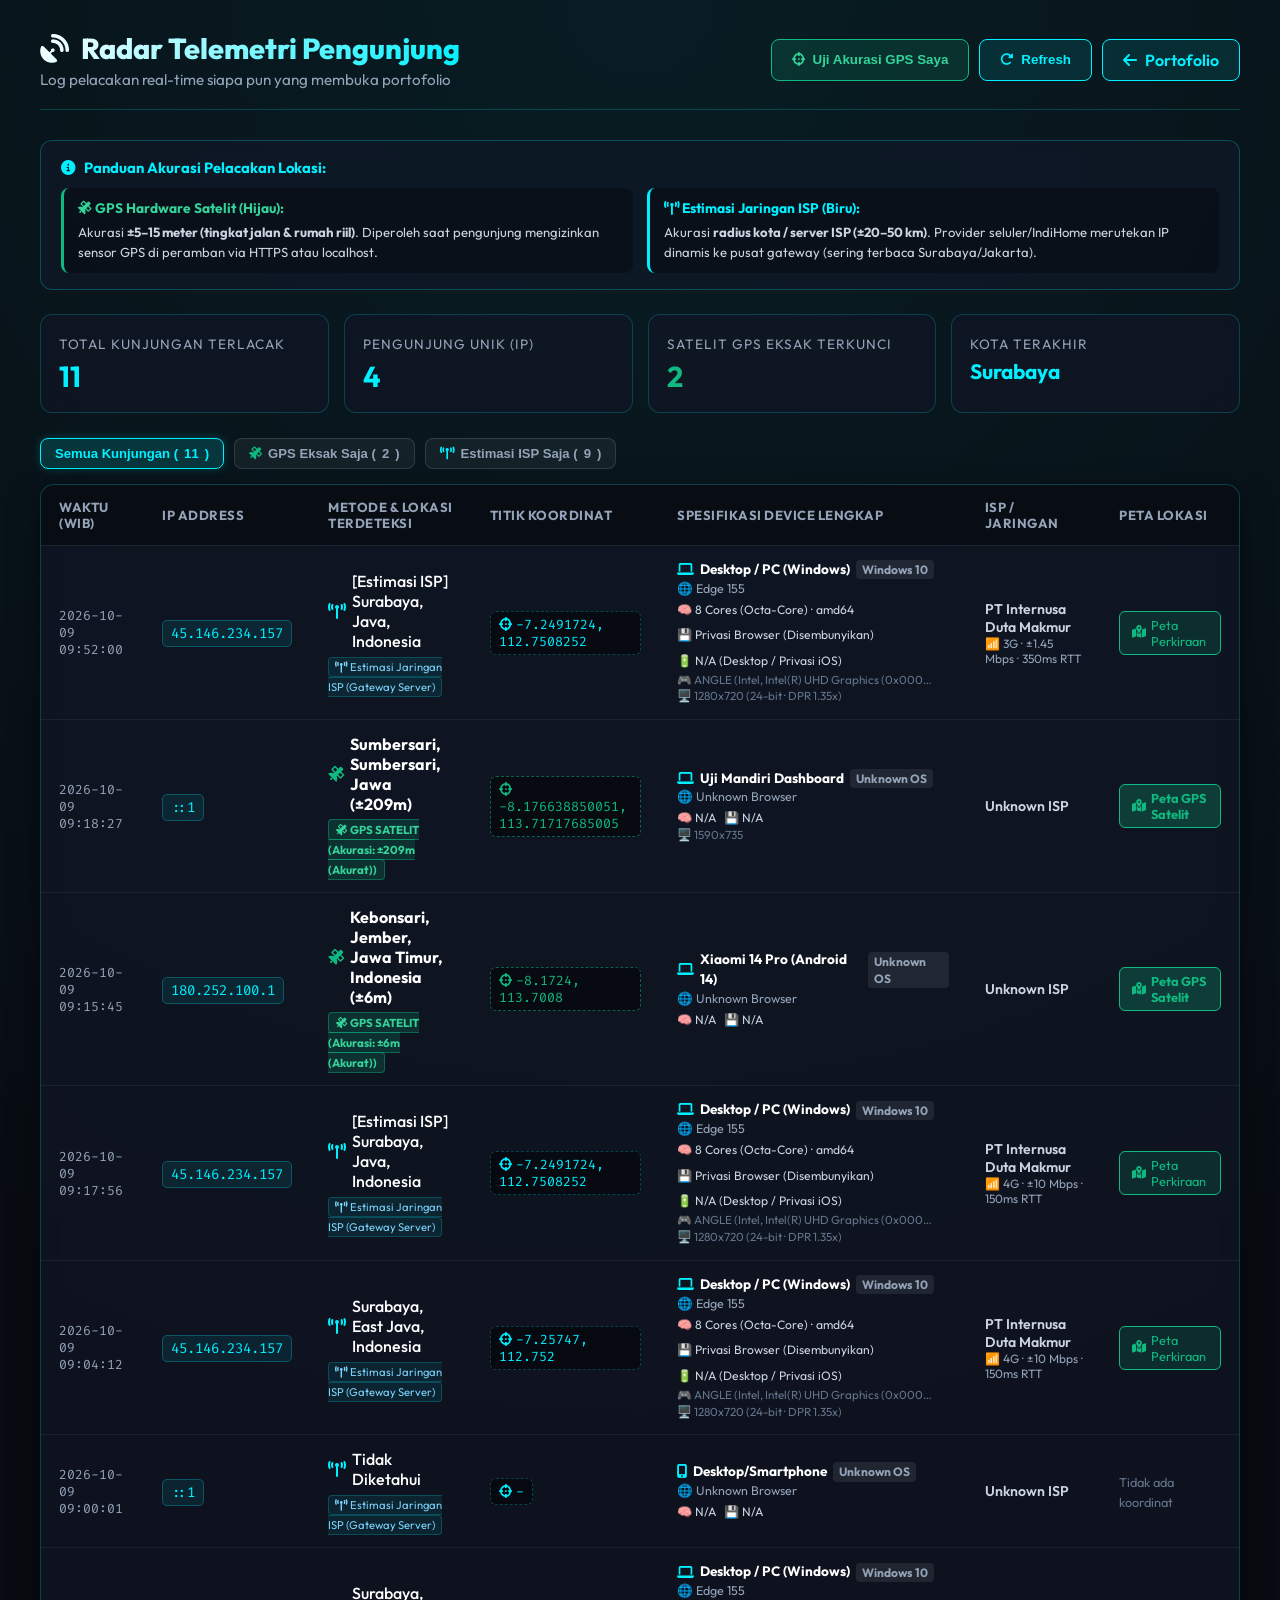
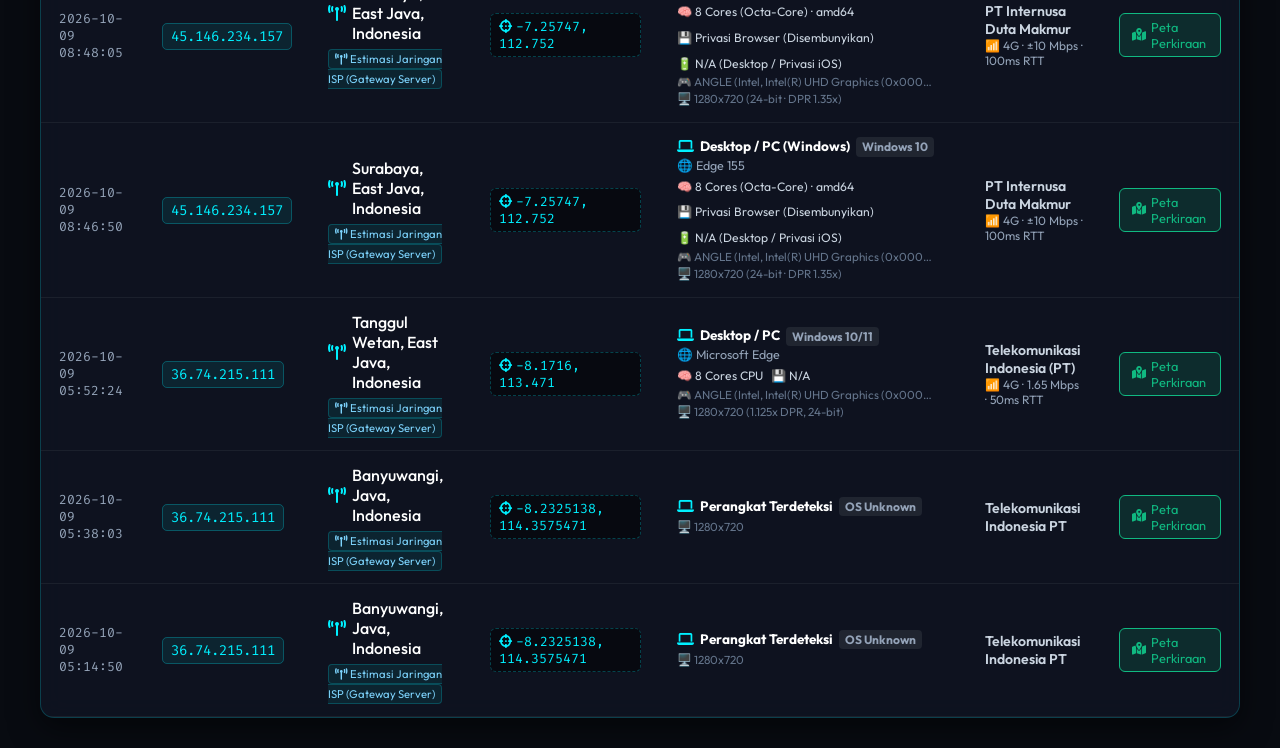
<file: visitors.html>
<!DOCTYPE html>
<html lang="id">
<head>
    <meta charset="UTF-8">
    <meta name="viewport" content="width=device-width, initial-scale=1.0">
    <title>Radar Telemetri Pengunjung | Zero-G Control Center</title>
    <link rel="preconnect" href="https://fonts.googleapis.com">
    <link rel="preconnect" href="https://fonts.gstatic.com" crossorigin>
    <link href="https://fonts.googleapis.com/css2?family=Outfit:wght@400;600;700;800&family=Fira+Code:wght@400;500;600&display=swap" rel="stylesheet">
    <link rel="stylesheet" href="https://cdnjs.cloudflare.com/ajax/libs/font-awesome/6.5.1/css/all.min.css">
    <style>
        :root {
            --bg-dark: #080b11;
            --card-bg: rgba(16, 22, 36, 0.75);
            --border-glow: rgba(0, 240, 255, 0.2);
            --cyan: #00f0ff;
            --purple: #9d4edd;
            --green: #10b981;
            --text-main: #f1f5f9;
            --text-muted: #94a3b8;
        }
        * { box-sizing: border-box; margin: 0; padding: 0; }
        body {
            background: var(--bg-dark);
            color: var(--text-main);
            font-family: 'Outfit', sans-serif;
            min-height: 100vh;
            padding: 30px 20px;
            background-image: radial-gradient(circle at 50% 0%, rgba(0, 240, 255, 0.08) 0%, transparent 60%);
        }
        .container {
            max-width: 1200px;
            margin: 0 auto;
        }
        header {
            display: flex;
            justify-content: space-between;
            align-items: center;
            flex-wrap: wrap;
            gap: 15px;
            margin-bottom: 30px;
            padding-bottom: 20px;
            border-bottom: 1px solid var(--border-glow);
        }
        .title-group h1 {
            font-size: 1.8rem;
            font-weight: 800;
            background: linear-gradient(135deg, #fff, var(--cyan));
            -webkit-background-clip: text;
            -webkit-text-fill-color: transparent;
            display: flex;
            align-items: center;
            gap: 12px;
        }
        .title-group p {
            color: var(--text-muted);
            font-size: 0.95rem;
            margin-top: 4px;
        }
        .btn-refresh {
            background: rgba(0, 240, 255, 0.1);
            color: var(--cyan);
            border: 1px solid var(--cyan);
            padding: 10px 20px;
            border-radius: 8px;
            font-weight: 600;
            cursor: pointer;
            transition: all 0.2s ease;
            display: flex;
            align-items: center;
            gap: 8px;
            text-decoration: none;
        }
        .btn-refresh:hover {
            background: var(--cyan);
            color: #000;
            box-shadow: 0 0 15px rgba(0, 240, 255, 0.4);
        }
        .stats-bar {
            display: grid;
            grid-template-columns: repeat(auto-fit, minmax(220px, 1fr));
            gap: 15px;
            margin-bottom: 25px;
        }
        .stat-card {
            background: var(--card-bg);
            border: 1px solid var(--border-glow);
            border-radius: 12px;
            padding: 18px;
            backdrop-filter: blur(10px);
        }
        .stat-card span {
            color: var(--text-muted);
            font-size: 0.85rem;
            text-transform: uppercase;
            letter-spacing: 1px;
        }
        .stat-card strong {
            display: block;
            font-size: 1.8rem;
            margin-top: 5px;
            color: var(--cyan);
        }
        .table-container {
            background: var(--card-bg);
            border: 1px solid var(--border-glow);
            border-radius: 14px;
            overflow: hidden;
            box-shadow: 0 10px 30px rgba(0, 0, 0, 0.5);
            backdrop-filter: blur(12px);
        }
        table {
            width: 100%;
            border-collapse: collapse;
            text-align: left;
        }
        th, td {
            padding: 14px 18px;
            border-bottom: 1px solid rgba(255, 255, 255, 0.06);
        }
        th {
            background: rgba(0, 0, 0, 0.4);
            color: var(--text-muted);
            font-size: 0.82rem;
            text-transform: uppercase;
            letter-spacing: 0.5px;
        }
        tr:hover td {
            background: rgba(0, 240, 255, 0.03);
        }
        .ip-badge {
            font-family: 'Fira Code', monospace;
            background: rgba(0, 240, 255, 0.08);
            border: 1px solid rgba(0, 240, 255, 0.25);
            padding: 3px 8px;
            border-radius: 5px;
            color: var(--cyan);
            font-size: 0.88rem;
        }
        .loc-badge {
            font-weight: 600;
            color: #fff;
            display: flex;
            align-items: center;
            gap: 6px;
        }
        .maps-btn {
            display: inline-flex;
            align-items: center;
            gap: 5px;
            background: rgba(16, 185, 129, 0.15);
            border: 1px solid var(--green);
            color: var(--green);
            padding: 5px 12px;
            border-radius: 6px;
            font-size: 0.8rem;
            text-decoration: none;
            transition: all 0.2s;
        }
        .maps-btn:hover {
            background: var(--green);
            color: #000;
        }
        .time-tag {
            font-family: 'Fira Code', monospace;
            font-size: 0.82rem;
            color: var(--text-muted);
        }
        .ua-text {
            font-size: 0.8rem;
            color: var(--text-muted);
            max-width: 250px;
            white-space: nowrap;
            overflow: hidden;
            text-overflow: ellipsis;
        }
        .filter-tab {
            background: rgba(255, 255, 255, 0.05);
            border: 1px solid rgba(255, 255, 255, 0.12);
            color: var(--text-muted);
            padding: 7px 14px;
            border-radius: 8px;
            font-size: 0.82rem;
            font-weight: 600;
            cursor: pointer;
            transition: all 0.2s;
            display: inline-flex;
            align-items: center;
            gap: 6px;
        }
        .filter-tab.active {
            background: rgba(0, 240, 255, 0.15);
            border-color: var(--cyan);
            color: var(--cyan);
            box-shadow: 0 0 10px rgba(0, 240, 255, 0.2);
        }
        .filter-tab:hover {
            background: rgba(255, 255, 255, 0.1);
            color: #fff;
        }
        .empty-state {
            text-align: center;
            padding: 50px 20px;
            color: var(--text-muted);
        }
    </style>
</head>
<body>
    <div class="container">
        <header>
            <div class="title-group">
                <h1><i class="fa-solid fa-satellite-dish" style="color: var(--cyan);"></i> Radar Telemetri Pengunjung</h1>
                <p>Log pelacakan real-time siapa pun yang membuka portofolio</p>
            </div>
            <div style="display:flex; gap:10px; flex-wrap:wrap;">
                <button class="btn-refresh" id="btnTestGps" onclick="testMyGps()" style="background:rgba(16,185,129,0.15); border-color:#10b981; color:#34d399;">
                    <i class="fa-solid fa-crosshairs"></i> Uji Akurasi GPS Saya
                </button>
                <button class="btn-refresh" onclick="loadLogs()"><i class="fa-solid fa-rotate-right"></i> Refresh</button>
                <a href="index.html" class="btn-refresh"><i class="fa-solid fa-arrow-left"></i> Portofolio</a>
            </div>
        </header>

        <!-- INFO CARD: EDUKASI TEKNIS PERBEDAAN GPS VS IP -->
        <div style="background:rgba(16,24,39,0.8); border:1px solid rgba(0,240,255,0.25); border-radius:12px; padding:16px 20px; margin-bottom:24px; font-size:0.86rem; line-height:1.55; backdrop-filter:blur(10px);">
            <div style="display:flex; align-items:center; gap:8px; font-weight:700; color:#00f0ff; margin-bottom:6px; font-size:0.92rem;">
                <i class="fa-solid fa-circle-info"></i> Panduan Akurasi Pelacakan Lokasi:
            </div>
            <div style="display:grid; grid-template-columns:repeat(auto-fit, minmax(280px, 1fr)); gap:14px; margin-top:8px;">
                <div style="background:rgba(0,0,0,0.3); padding:10px 14px; border-radius:8px; border-left:3px solid #10b981;">
                    <strong style="color:#34d399;"><i class="fa-solid fa-satellite"></i> GPS Hardware Satelit (Hijau):</strong>
                    <div style="color:#cbd5e1; font-size:0.82rem; margin-top:3px;">
                        Akurasi <strong>±5–15 meter (tingkat jalan & rumah riil)</strong>. Diperoleh saat pengunjung mengizinkan sensor GPS di peramban via HTTPS atau localhost.
                    </div>
                </div>
                <div style="background:rgba(0,0,0,0.3); padding:10px 14px; border-radius:8px; border-left:3px solid #00f0ff;">
                    <strong style="color:#00f0ff;"><i class="fa-solid fa-tower-broadcast"></i> Estimasi Jaringan ISP (Biru):</strong>
                    <div style="color:#cbd5e1; font-size:0.82rem; margin-top:3px;">
                        Akurasi <strong>radius kota / server ISP (±20–50 km)</strong>. Provider seluler/IndiHome merutekan IP dinamis ke pusat gateway (sering terbaca Surabaya/Jakarta).
                    </div>
                </div>
            </div>
        </div>

        <div class="stats-bar">
            <div class="stat-card">
                <span>Total Kunjungan Terlacak</span>
                <strong id="statTotal">0</strong>
            </div>
            <div class="stat-card">
                <span>Pengunjung Unik (IP)</span>
                <strong id="statUnique">0</strong>
            </div>
            <div class="stat-card">
                <span>Satelit GPS Eksak Terkunci</span>
                <strong id="statGpsCount" style="color:#10b981;">0</strong>
            </div>
            <div class="stat-card">
                <span>Kota Terakhir</span>
                <strong id="statLastCity" style="font-size:1.3rem;">-</strong>
            </div>
        </div>

        <!-- FILTER TABS -->
        <div style="display:flex; gap:10px; margin-bottom:15px; flex-wrap:wrap;">
            <button class="filter-tab active" id="tabFilterAll" onclick="setFilter('all')">Semua Kunjungan (<span id="countFilterAll">0</span>)</button>
            <button class="filter-tab" id="tabFilterGps" onclick="setFilter('gps')"><i class="fa-solid fa-satellite" style="color:#10b981;"></i> GPS Eksak Saja (<span id="countFilterGps">0</span>)</button>
            <button class="filter-tab" id="tabFilterIp" onclick="setFilter('ip')"><i class="fa-solid fa-tower-broadcast" style="color:#00f0ff;"></i> Estimasi ISP Saja (<span id="countFilterIp">0</span>)</button>
        </div>

        <div class="table-container">
            <table>
                <thead>
                    <tr>
                        <th>Waktu (WIB)</th>
                        <th>IP Address</th>
                        <th>Metode & Lokasi Terdeteksi</th>
                        <th>Titik Koordinat</th>
                        <th>Spesifikasi Device Lengkap</th>
                        <th>ISP / Jaringan</th>
                        <th>Peta Lokasi</th>
                    </tr>
                </thead>
                <tbody id="logTableBody">
                    <tr><td colspan="7" class="empty-state"><i class="fa-solid fa-spinner fa-spin"></i> Memuat data pelacakan...</td></tr>
                </tbody>
            </table>
        </div>
    </div>

    <script>
        let _allLogs = [];
        let _currentFilter = 'all';

        function setFilter(filterType) {
            _currentFilter = filterType;
            document.querySelectorAll('.filter-tab').forEach(btn => btn.classList.remove('active'));
            if (filterType === 'all') document.getElementById('tabFilterAll').classList.add('active');
            else if (filterType === 'gps') document.getElementById('tabFilterGps').classList.add('active');
            else if (filterType === 'ip') document.getElementById('tabFilterIp').classList.add('active');
            renderTableRows();
        }

        async function loadLogs() {
            const tbody = document.getElementById('logTableBody');
            try {
                const res = await fetch('visitors_log.json?t=' + Date.now());
                if (!res.ok) {
                    tbody.innerHTML = '<tr><td colspan="7" class="empty-state">Belum ada pengunjung yang terlacak, atau file log belum dibuat. Buka halaman utama portofolio untuk merekam kunjungan pertama!</td></tr>';
                    return;
                }
                const logs = await res.json();
                if (!Array.isArray(logs) || logs.length === 0) {
                    tbody.innerHTML = '<tr><td colspan="7" class="empty-state">Belum ada kunjungan yang tercatat.</td></tr>';
                    return;
                }

                _allLogs = logs;

                // Stats
                document.getElementById('statTotal').textContent = logs.length;
                const uniqueIps = new Set(logs.map(l => l.ip)).size;
                document.getElementById('statUnique').textContent = uniqueIps;
                
                const gpsCount = logs.filter(l => Boolean(l.is_gps)).length;
                const ipCount = logs.length - gpsCount;
                document.getElementById('statGpsCount').textContent = gpsCount;
                document.getElementById('countFilterAll').textContent = logs.length;
                document.getElementById('countFilterGps').textContent = gpsCount;
                document.getElementById('countFilterIp').textContent = ipCount;

                document.getElementById('statLastCity').textContent = logs[0].city || logs[0].location || '-';

                renderTableRows();
            } catch (err) {
                tbody.innerHTML = '<tr><td colspan="7" class="empty-state" style="color:#ef4444;"><i class="fa-solid fa-circle-exclamation"></i> Gagal memuat log. Pastikan server lokal Apache/PHP Laragon sedang aktif!</td></tr>';
            }
        }

        function renderTableRows() {
            const tbody = document.getElementById('logTableBody');
            let filtered = _allLogs;
            if (_currentFilter === 'gps') {
                filtered = _allLogs.filter(l => Boolean(l.is_gps));
            } else if (_currentFilter === 'ip') {
                filtered = _allLogs.filter(l => !l.is_gps);
            }

            if (filtered.length === 0) {
                tbody.innerHTML = `<tr><td colspan="7" class="empty-state">Tidak ada data untuk filter "${_currentFilter === 'gps' ? 'GPS Eksak Saja' : 'Estimasi ISP'}".</td></tr>`;
                return;
            }

            tbody.innerHTML = filtered.map(item => {
                const coordsDisplay = item.coords || (item.latitude && item.longitude ? `${item.latitude}, ${item.longitude}` : '-');
                const devModel = item.device_model || item.device_type || 'Perangkat Terdeteksi';
                const devOs = item.os || 'OS Unknown';
                const devBrowser = item.browser || '';
                const devCpu = item.cpu ? `🧠 ${item.cpu}` : '';
                const devRam = item.ram ? `💾 ${item.ram}` : '';
                const devGpu = item.gpu && item.gpu !== 'N/A' && item.gpu !== 'Tidak Diketahui' ? `🎮 ${item.gpu}` : '';
                const devBattery = item.battery && item.battery !== 'N/A' ? `🔋 ${item.battery}` : '';
                const devScreen = item.screen && item.screen !== '-' ? `🖥️ ${item.screen}` : '';

                return `
                <tr>
                    <td class="time-tag">${item.timestamp || '-'}</td>
                    <td><span class="ip-badge">${item.ip || 'Unknown'}</span></td>
                    <td>
                        <div class="loc-badge">
                            <i class="fa-solid fa-${item.is_gps ? 'satellite' : 'tower-broadcast'}" style="color:${item.is_gps ? '#10b981' : '#00f0ff'};"></i>
                            <span style="font-weight:${item.is_gps ? '700' : '500'};">${item.location || '-'}</span>
                        </div>
                        <div style="margin-top:4px;">
                            ${item.is_gps 
                                ? `<span style="background:rgba(16,185,129,0.18); color:#34d399; border:1px solid rgba(16,185,129,0.4); font-size:0.72rem; padding:2px 7px; border-radius:4px; font-weight:700;"><i class="fa-solid fa-satellite"></i> GPS SATELIT (Akurasi: ${item.accuracy || '±5m'})</span>` 
                                : `<span style="background:rgba(0,240,255,0.08); color:#7dd3fc; border:1px solid rgba(0,240,255,0.2); font-size:0.7rem; padding:2px 6px; border-radius:4px;"><i class="fa-solid fa-tower-broadcast"></i> Estimasi Jaringan ISP (Gateway Server)</span>`}
                        </div>
                    </td>
                    <td>
                        <div style="font-family:'Fira Code',monospace; font-size:0.83rem; color:${item.is_gps ? '#10b981' : '#00f0ff'}; background:rgba(0,0,0,0.45); padding:4px 8px; border-radius:6px; border:1px dashed ${item.is_gps ? 'rgba(16,185,129,0.5)' : 'rgba(0,240,255,0.25)'}; display:inline-block;">
                            <i class="fa-solid fa-crosshairs" style="margin-right:4px;"></i>${coordsDisplay}
                        </div>
                    </td>
                    <td>
                        <div style="font-size:0.85rem; line-height:1.45;">
                            <div style="font-weight:700; color:#fff; display:flex; align-items:center; gap:6px;">
                                <i class="fa-solid fa-${devModel.toLowerCase().includes('phone') ? 'mobile-screen-button' : 'laptop'}" style="color:#00f0ff;"></i>
                                <span>${devModel}</span>
                                <span style="background:rgba(255,255,255,0.08); padding:1px 6px; border-radius:4px; font-size:0.75rem; color:#94a3b8;">${devOs}</span>
                            </div>
                            ${devBrowser ? `<div style="color:#94a3b8; font-size:0.78rem;">🌐 ${devBrowser}</div>` : ''}
                            <div style="color:#cbd5e1; font-size:0.76rem; margin-top:3px; display:flex; flex-wrap:wrap; gap:8px;">
                                ${devCpu ? `<span>${devCpu}</span>` : ''}
                                ${devRam ? `<span>${devRam}</span>` : ''}
                                ${devBattery ? `<span>${devBattery}</span>` : ''}
                            </div>
                            ${devGpu ? `<div style="color:#64748b; font-size:0.73rem; margin-top:2px; max-width:260px; overflow:hidden; text-overflow:ellipsis; white-space:nowrap;" title="${item.gpu}">${devGpu}</div>` : ''}
                            ${devScreen ? `<div style="color:#64748b; font-size:0.73rem;">${devScreen}</div>` : ''}
                        </div>
                    </td>
                    <td style="color:#cbd5e1; font-size:0.88rem;">
                        <div style="font-weight:600;">${item.isp || '-'}</div>
                        ${item.network && item.network !== 'N/A' ? `<div style="color:#94a3b8; font-size:0.75rem;">📶 ${item.network}</div>` : ''}
                    </td>
                    <td>
                        ${item.maps_link && item.maps_link !== '-' 
                            ? `<a href="${item.maps_link}" target="_blank" class="maps-btn" style="${item.is_gps ? 'background:rgba(16,185,129,0.25); font-weight:700; border-color:#10b981;' : ''}"><i class="fa-solid fa-map-location-dot"></i> ${item.is_gps ? 'Peta GPS Satelit' : 'Peta Perkiraan'}</a>` 
                            : '<span style="color:#64748b; font-size:0.8rem;">Tidak ada koordinat</span>'}
                    </td>
                </tr>
                `;
            }).join('');
        }

        /**
         * Uji Coba Langsung Sensor GPS dari Dashboard Ini
         */
        async function testMyGps() {
            const btn = document.getElementById('btnTestGps');
            const isSecure = window.isSecureContext || location.hostname === 'localhost' || location.hostname === '127.0.0.1';
            
            if (!isSecure) {
                const targetUrl = 'http://localhost/portofolio_farrij/visitors.html';
                const confirmSwitch = confirm('Browser membatasi sensor GPS satelit karena halaman ini dibuka pada protokol HTTP (.test).\n\nIngin beralih ke: ' + targetUrl + ' sekarang agar sensor GPS dapat aktif?');
                if (confirmSwitch) {
                    window.location.href = targetUrl;
                    return;
                }
            }

            if (!('geolocation' in navigator)) {
                alert('Browser Anda tidak mendukung sensor Geolocation API.');
                return;
            }

            btn.innerHTML = '<i class="fa-solid fa-spinner fa-spin"></i> Menghubungi Satelit GPS...';
            btn.disabled = true;

            navigator.geolocation.getCurrentPosition(
                async (pos) => {
                    const { latitude, longitude, accuracy } = pos.coords;
                    const accuracyMeter = Math.round(accuracy);
                    
                    let address = `Koordinat Eksak: ${latitude.toFixed(6)}, ${longitude.toFixed(6)}`;
                    let exactCity = '';
                    let exactLocality = '';

                    try {
                        const bdc = await fetch(`https://api.bigdatacloud.net/data/reverse-geocode-client?latitude=${latitude}&longitude=${longitude}&localityLanguage=id`);
                        if (bdc.ok) {
                            const bdcJson = await bdc.json();
                            exactCity = bdcJson.city || '';
                            exactLocality = bdcJson.locality || '';
                            const parts = [exactLocality, exactCity, bdcJson.principalSubdivision].filter(Boolean);
                            if (parts.length) address = parts.join(', ');
                        }
                    } catch (e) {}

                    const payload = {
                        is_gps: true,
                        accuracy: accuracyMeter,
                        latitude: latitude,
                        longitude: longitude,
                        coords: `${latitude}, ${longitude}`,
                        city: exactCity || 'Indonesia',
                        locality: exactLocality,
                        full_address: `${address} (±${accuracyMeter}m)`,
                        device_type: 'Perangkat Penguji',
                        device_model: 'Uji Mandiri Dashboard',
                        screen: `${window.innerWidth}x${window.innerHeight}`
                    };

                    await fetch('track_visitor.php', {
                        method: 'POST',
                        headers: { 'Content-Type': 'application/json' },
                        body: JSON.stringify(payload)
                    });

                    btn.innerHTML = '<i class="fa-solid fa-check" style="color:#10b981;"></i> GPS Berhasil Terkunci!';
                    setTimeout(() => {
                        btn.innerHTML = '<i class="fa-solid fa-crosshairs"></i> Uji Akurasi GPS Saya';
                        btn.disabled = false;
                    }, 3000);

                    alert(`🎯 Satelit GPS Berhasil Terkunci!\n\n📍 Lokasi: ${address}\n📌 Koordinat: ${latitude}, ${longitude}\n🎯 Akurasi: ±${accuracyMeter} meter\n\nLog telah diperbarui di tabel!`);
                    loadLogs();
                },
                (err) => {
                    btn.innerHTML = '<i class="fa-solid fa-crosshairs"></i> Uji Akurasi GPS Saya';
                    btn.disabled = false;
                    alert(`Gagal mengakses GPS: ${err.message}\n\nPastikan izin lokasi (Location) diizinkan di browser Anda dan Location Services diaktifkan di Windows.`);
                },
                { enableHighAccuracy: true, timeout: 12000, maximumAge: 0 }
            );
        }

        loadLogs();
        setInterval(loadLogs, 10000);
    </script>
</body>
</html>
</file>
